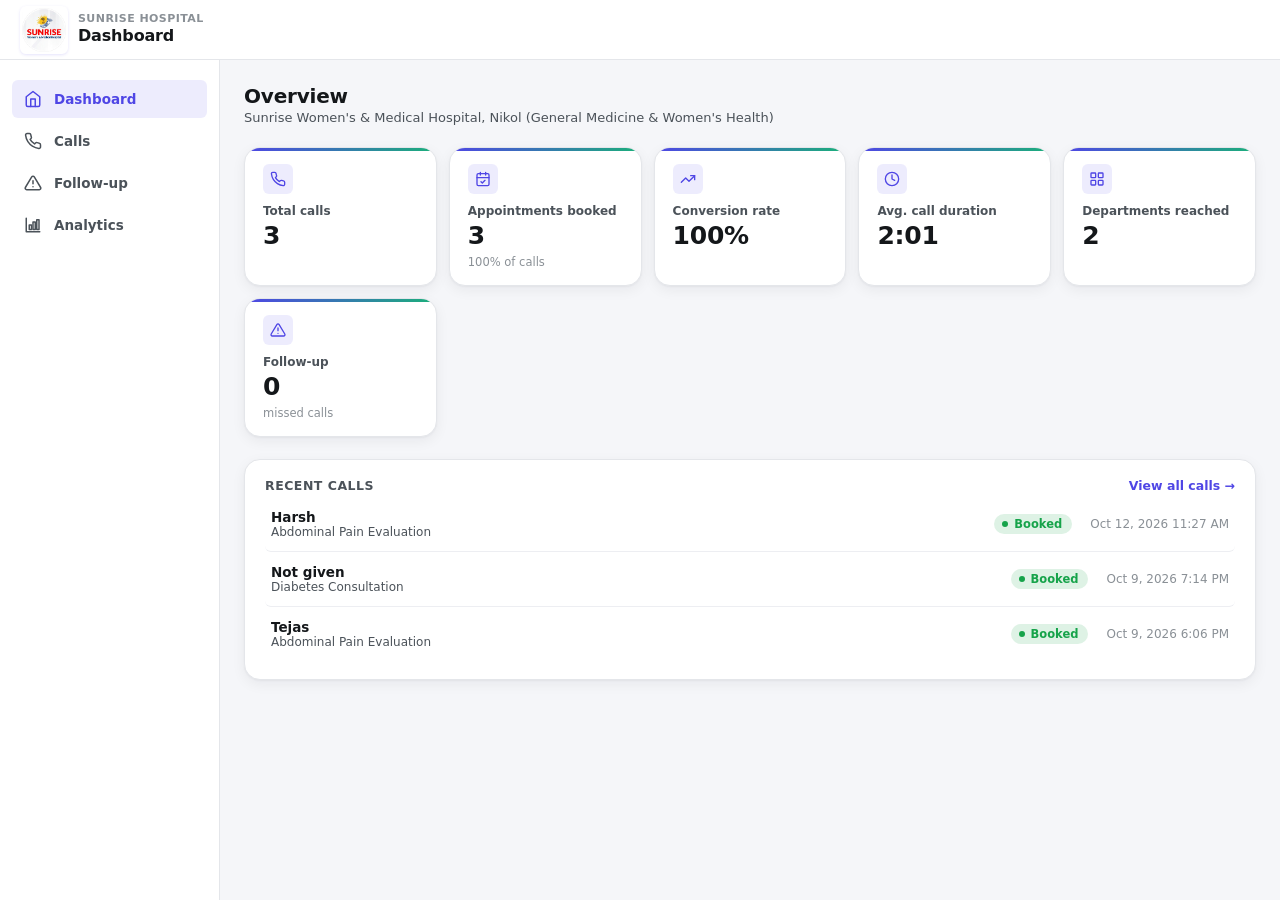
<file: dashboard/index.html>
<!doctype html>
<html lang="en">
<head>
<meta charset="UTF-8" />
<meta name="viewport" content="width=device-width, initial-scale=1.0" />
<title>Dashboard — Sunrise Hospital Call Analytics</title>
<link rel="stylesheet" href="assets/app.css" />
</head>
<body data-page="dashboard" data-title="Dashboard" data-show-range="false">
<div class="app-shell">
  <div class="body-row">
    <main class="page-content" id="page-content">
      <div class="page-inner">

        <div class="page-header">
          <div>
            <h1>Overview</h1>
            <p>Sunrise Women&#39;s &amp; Medical Hospital, Nikol (General Medicine &amp; Women&#39;s Health)</p>
          </div>
        </div>

        <div class="kpi-row" id="kpi-row"></div>

        <div class="card">
          <div class="section-header">
            <h2 style="margin:0;">Recent calls</h2>
            <a class="view-all" href="calls.html">View all calls →</a>
          </div>
          <div class="recent-list" id="recent-list"></div>
        </div>


      </div>
    </main>
  </div>
</div>

<script src="calls_data.js"></script>
<script src="assets/dashboard-lib.js"></script>
<script src="assets/layout.js"></script>
<script>
(function () {
  const lib = window.DashboardLib;
  const data = (typeof CALLS_DATA !== "undefined") ? CALLS_DATA : [];

  lib.renderKPIs("kpi-row", data);

  const recent = lib.sortByNewest(data).slice(0, 5);
  const list = document.getElementById("recent-list");
  if (!recent.length) {
    list.innerHTML = `<div class="empty-state">${lib.ICONS.search}<div>No calls yet.</div></div>`;
  } else {
    list.innerHTML = recent.map(r => {
      const when = r.call_datetime_display || r.call_date || "—";
      const who = r.caller_name || "Not given";
      const dept = r.department || "—";
      return `
        <a class="recent-item" href="call.html?id=${encodeURIComponent(r.id)}">
          <div class="who">
            <div class="who-text">
              <div class="name">${lib.escapeHtml(who)}</div>
              <div class="meta">${lib.escapeHtml(dept)}</div>
            </div>
          </div>
          <div class="recent-right">
            ${lib.statusBadge(r)}
            <span class="when">${lib.escapeHtml(when)}</span>
          </div>
        </a>
      `;
    }).join("");
  }
})();
</script>
</body>
</html>
</file>
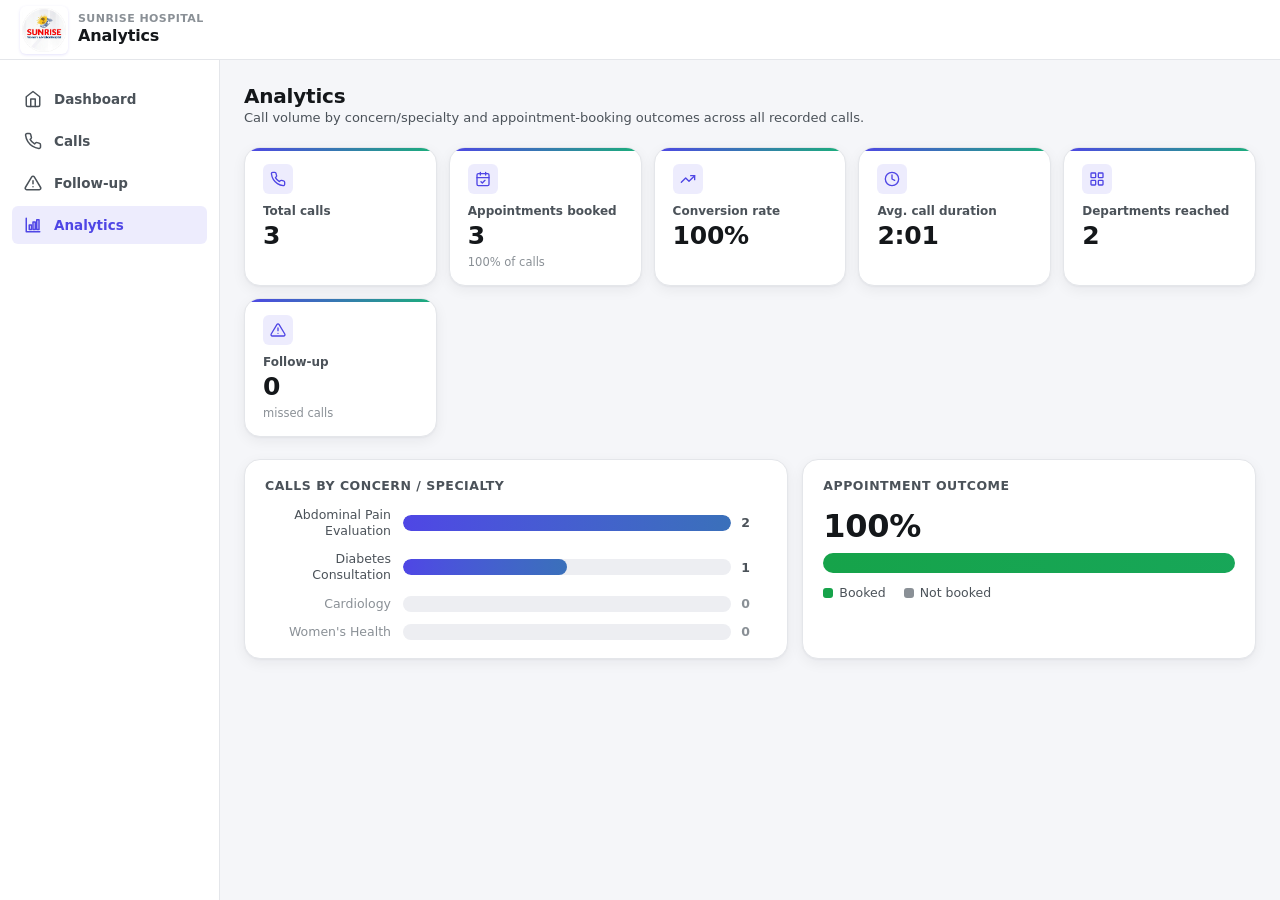
<file: dashboard/analytics.html>
<!doctype html>
<html lang="en">
<head>
<meta charset="UTF-8" />
<meta name="viewport" content="width=device-width, initial-scale=1.0" />
<title>Analytics — Sunrise Hospital Call Analytics</title>
<link rel="stylesheet" href="assets/app.css" />
</head>
<body data-page="analytics" data-title="Analytics" data-show-range="false">
<div class="app-shell">
  <div class="body-row">
    <main class="page-content" id="page-content">
      <div class="page-inner">

        <div class="page-header">
          <div>
            <h1>Analytics</h1>
            <p>Call volume by concern/specialty and appointment-booking outcomes across all recorded calls.</p>
          </div>
        </div>

        <div class="kpi-row" id="kpi-row"></div>

        <div class="chart-row">
          <div class="card">
            <h2>Calls by concern / specialty</h2>
            <div id="dept-chart"></div>
          </div>
          <div class="card">
            <h2>Appointment outcome</h2>
            <div class="outcome-pct" id="outcome-pct">—</div>
            <div class="outcome-bar" id="outcome-bar"></div>
            <div class="legend">
              <span><span class="swatch" style="background:var(--status-good)"></span>Booked</span>
              <span><span class="swatch" style="background:var(--muted)"></span>Not booked</span>
            </div>
          </div>
        </div>


      </div>
    </main>
  </div>
</div>

<script src="calls_data.js"></script>
<script src="assets/dashboard-lib.js"></script>
<script src="assets/layout.js"></script>
<script>
(function () {
  const lib = window.DashboardLib;
  const data = (typeof CALLS_DATA !== "undefined") ? CALLS_DATA : [];

  lib.renderKPIs("kpi-row", data);
  lib.renderDeptChart("dept-chart", data);
  lib.renderOutcome("outcome-pct", "outcome-bar", data);
})();
</script>
</body>
</html>
</file>
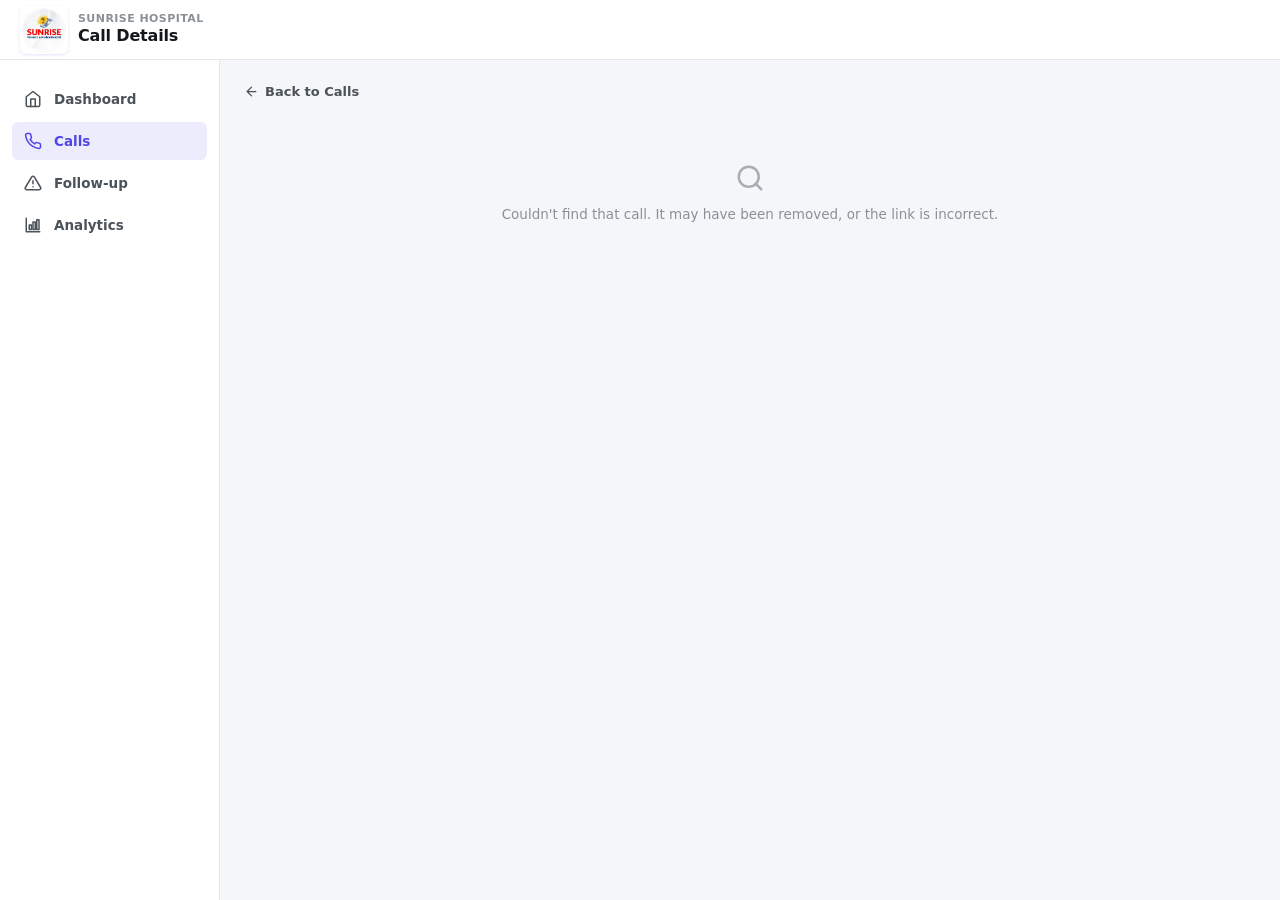
<file: dashboard/call.html>
<!doctype html>
<html lang="en">
<head>
<meta charset="UTF-8" />
<meta name="viewport" content="width=device-width, initial-scale=1.0" />
<title>Call Details — Sunrise Hospital Call Analytics</title>
<link rel="stylesheet" href="assets/app.css" />
</head>
<body data-page="call" data-title="Call Details" data-show-range="false">
<div class="app-shell">
  <div class="body-row">
    <main class="page-content" id="page-content">
      <div class="page-inner">

        <a class="back-link" href="calls.html" id="back-link"></a>

        <div id="call-header" class="page-header" style="display:none;">
          <div>
            <h1 id="call-title">Call details</h1>
            <p id="call-subtitle"></p>
          </div>
          <span id="call-badge-slot"></span>
        </div>

        <div class="card" id="call-card" style="display:none;"></div>

        <div class="empty-state" id="not-found" style="display:none;">
          <span id="not-found-icon-slot"></span>
          <div>Couldn't find that call. It may have been removed, or the link is incorrect.</div>
        </div>

      </div>
    </main>
  </div>
</div>

<script src="calls_data.js"></script>
<script src="assets/dashboard-lib.js"></script>
<script src="assets/layout.js"></script>
<script>
(function () {
  const lib = window.DashboardLib;
  const data = (typeof CALLS_DATA !== "undefined") ? CALLS_DATA : [];

  document.getElementById("back-link").innerHTML = lib.ICONS.arrowLeft + "<span>Back to Calls</span>";

  const params = new URLSearchParams(window.location.search);
  const id = params.get("id");
  const record = id ? data.find(r => r.id === id) : null;

  if (!record) {
    document.getElementById("not-found-icon-slot").outerHTML = lib.ICONS.search;
    document.getElementById("not-found").style.display = "block";
    return;
  }

  document.title = (record.caller_name || "Call") + " — Call Details — Sunrise Hospital Call Analytics";
  document.getElementById("call-header").style.display = "flex";
  document.getElementById("call-title").textContent = record.caller_name || "Caller not given";
  document.getElementById("call-subtitle").textContent =
    [record.call_datetime_display || record.call_date, record.department, record.phone].filter(Boolean).join(" · ");
  document.getElementById("call-badge-slot").innerHTML = lib.statusBadge(record);

  const card = document.getElementById("call-card");
  card.style.display = "block";
  card.innerHTML = lib.renderDetail(record);
  lib.wireTranscriptToggle(card);
})();
</script>
</body>
</html>
</file>
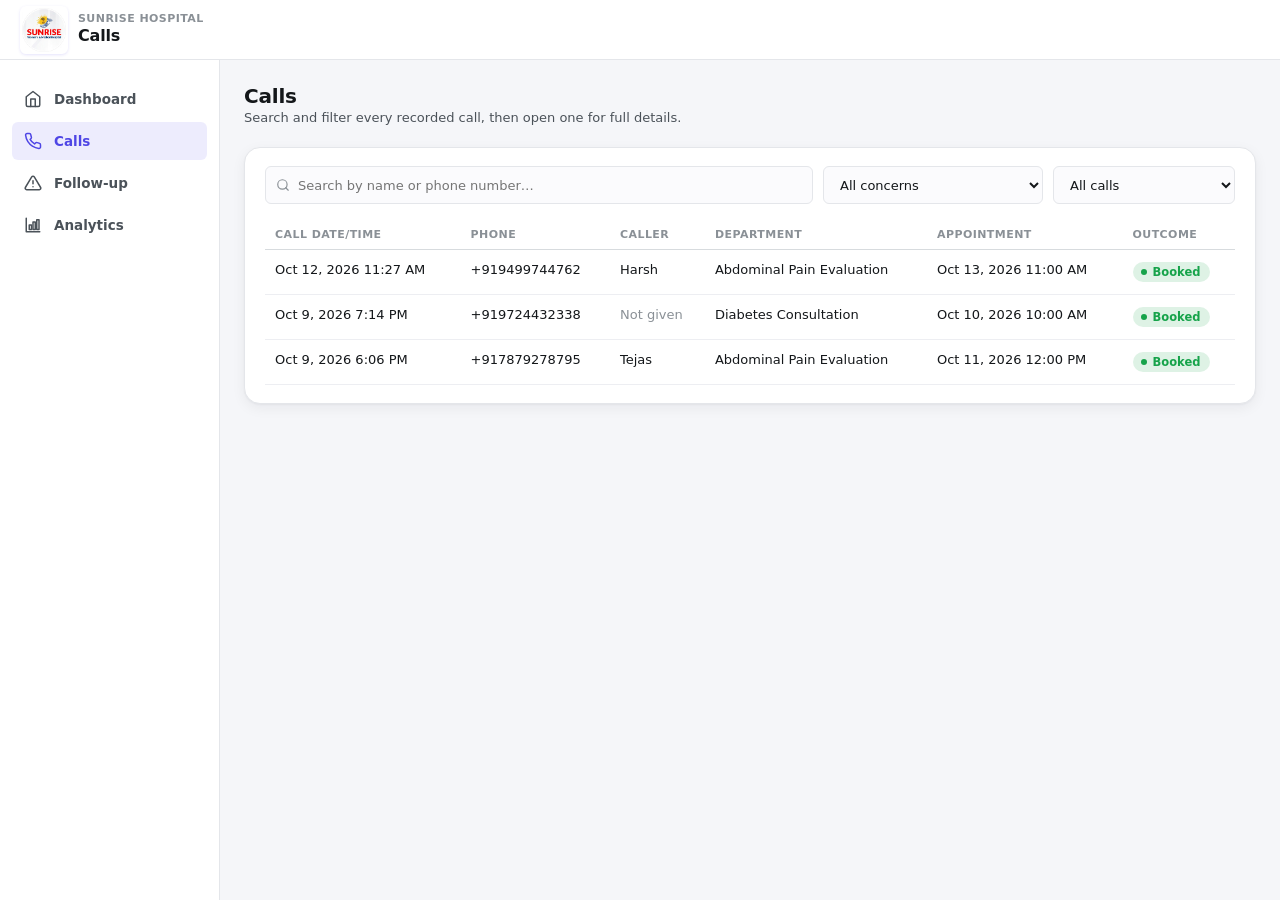
<file: dashboard/calls.html>
<!doctype html>
<html lang="en">
<head>
<meta charset="UTF-8" />
<meta name="viewport" content="width=device-width, initial-scale=1.0" />
<title>Calls — Sunrise Hospital Call Analytics</title>
<link rel="stylesheet" href="assets/app.css" />
</head>
<body data-page="calls" data-title="Calls" data-show-range="false">
<div class="app-shell">
  <div class="body-row">
    <main class="page-content" id="page-content">
      <div class="page-inner">

        <div class="page-header">
          <div>
            <h1>Calls</h1>
            <p>Search and filter every recorded call, then open one for full details.</p>
          </div>
        </div>

        <div class="card">
          <div class="filters">
            <div class="field search">
              <span aria-hidden="true" id="search-icon-slot"></span>
              <input id="search" type="text" placeholder="Search by name or phone number…" aria-label="Search by name or phone number" />
            </div>
            <select id="dept-filter" aria-label="Filter by concern / specialty"><option value="">All concerns</option></select>
            <select id="appt-filter" aria-label="Filter by appointment status">
              <option value="">All calls</option>
              <option value="booked">Appointment booked</option>
              <option value="pending">No appointment</option>
              <option value="missed">Missed</option>
            </select>
          </div>
          <div class="table-scroll">
            <table>
              <thead>
                <tr>
                  <th>Call date/time</th>
                  <th>Phone</th>
                  <th>Caller</th>
                  <th>Department</th>
                  <th>Appointment</th>
                  <th>Outcome</th>
                </tr>
              </thead>
              <tbody id="calls-tbody"></tbody>
            </table>
          </div>
          <div class="empty-state" id="empty-state" style="display:none;">
            <span id="empty-icon-slot"></span>
            <div>No calls match these filters.</div>
          </div>
        </div>


      </div>
    </main>
  </div>
</div>

<script src="calls_data.js"></script>
<script src="assets/dashboard-lib.js"></script>
<script src="assets/layout.js"></script>
<script>
(function () {
  const lib = window.DashboardLib;
  const data = (typeof CALLS_DATA !== "undefined") ? CALLS_DATA : [];

  document.getElementById("search-icon-slot").outerHTML = lib.ICONS.search;
  document.getElementById("empty-icon-slot").outerHTML = lib.ICONS.search;

  lib.populateDeptFilter("dept-filter", data);

  const searchParams = new URLSearchParams(window.location.search);
  const initialStatus = searchParams.get("status");
  const isFollowUpView = searchParams.get("view") === "followup";

  if (isFollowUpView) {
    document.getElementById("appt-filter").value = "missed";
  } else if (initialStatus === "missed" || initialStatus === "booked" || initialStatus === "pending") {
    document.getElementById("appt-filter").value = initialStatus;
  }

  if (isFollowUpView) {
    document.title = "Follow-up — Sunrise Hospital Call Analytics";
    const h1 = document.querySelector(".page-header h1");
    if (h1) h1.textContent = "Follow-up";
    const subtitle = document.querySelector(".page-header p");
    if (subtitle) subtitle.textContent = "Missed calls that need a follow-up.";
    document.getElementById("appt-filter").style.display = "none";
  }

  function detailsUrlFor(r) {
    return "call.html?id=" + encodeURIComponent(r.id);
  }

  function applyFilters() {
    const q = document.getElementById("search").value.trim().toLowerCase();
    const dept = document.getElementById("dept-filter").value;
    const appt = document.getElementById("appt-filter").value;

    let rows = data.filter(r => {
      if (q) {
        const hay = `${r.caller_name || ""} ${r.patient_name || ""} ${r.phone || ""}`.toLowerCase();
        if (!hay.includes(q)) return false;
      }
      if (dept && r.department !== dept) return false;
      if (appt === "booked" && !r.appointment_booked) return false;
      if (appt === "pending" && (r.appointment_booked || r.call_status === "missed")) return false;
      if (appt === "missed" && r.call_status !== "missed") return false;
      return true;
    });
    lib.renderTable("calls-tbody", "empty-state", lib.sortByNewest(rows), detailsUrlFor);
  }

  document.getElementById("search").addEventListener("input", applyFilters);
  document.getElementById("dept-filter").addEventListener("change", applyFilters);
  document.getElementById("appt-filter").addEventListener("change", applyFilters);

  applyFilters();
})();
</script>
</body>
</html>
</file>
<file: dashboard/assets/app.css>
/* Shared styles for all dashboard pages. Deliberately a single formal
   light theme — white cards on a soft neutral page, no dark-mode switch. */
:root {
  color-scheme: light;
  --page:           #f5f6f9;
  --surface-1:      #ffffff;
  --surface-2:      #fbfbfd;
  --text-primary:   #14171a;
  --text-secondary: #4b5259;
  --muted:          #8a9096;
  --gridline:       #edeef2;
  --baseline:       #d7dbde;
  --border:         #e4e6ea;

  --accent:         #4f46e5; /* indigo — AI/voice identity */
  --accent-dark:    #3f37c9;
  --accent-soft:    color-mix(in srgb, var(--accent) 10%, transparent);
  --accent-soft-2:  color-mix(in srgb, var(--accent) 6%, transparent);

  --series-1:       #4f46e5;
  --series-2:       #eb6834;
  --series-3:       #1baf7a;
  --status-good:    #16a34a;
  --status-good-soft: color-mix(in srgb, var(--status-good) 14%, transparent);
  --status-warning: #f59e0b;
  --status-critical:#dc2626;
  --status-critical-soft: color-mix(in srgb, var(--status-critical) 12%, transparent);
  --chip-bg:        #f1f2f8;

  --radius-sm: 6px;
  --radius-md: 10px;
  --radius-lg: 16px;

  --shadow-sm: 0 1px 2px rgba(16, 24, 32, 0.04);
  --shadow-md: 0 1px 2px rgba(16, 24, 32, 0.04), 0 4px 14px rgba(16, 24, 32, 0.06);
  --shadow-lg: 0 2px 4px rgba(16, 24, 32, 0.05), 0 12px 28px rgba(16, 24, 32, 0.08);
  --card-shadow: var(--shadow-md);

  --sidebar-w: 220px;
  --topbar-h: 60px;
}

* { box-sizing: border-box; }
html, body { height: 100%; }
body {
  margin: 0;
  font-family: system-ui, -apple-system, "Segoe UI", sans-serif;
  background: var(--page);
  color: var(--text-primary);
  -webkit-font-smoothing: antialiased;
}
a { color: var(--accent); }
button { font-family: inherit; }
:focus-visible { outline: 2px solid var(--accent); outline-offset: 2px; border-radius: 4px; }

/* ================= App shell (sidebar + topbar) ================= */
.app-shell { min-height: 100vh; display: flex; flex-direction: column; }

.topbar {
  height: var(--topbar-h); flex: 0 0 auto; display: flex; align-items: center; gap: 14px;
  padding: 0 20px; background: var(--surface-1); border-bottom: 1px solid var(--border);
  position: sticky; top: 0; z-index: 30;
}
.icon-btn {
  display: inline-flex; align-items: center; justify-content: center; width: 34px; height: 34px;
  border-radius: var(--radius-sm); border: 1px solid transparent; background: transparent; color: var(--text-secondary);
  cursor: pointer; transition: background 0.12s ease, color 0.12s ease; flex: 0 0 auto;
}
.icon-btn svg { width: 18px; height: 18px; }
.icon-btn:hover { background: var(--accent-soft-2); color: var(--text-primary); }
.topbar .menu-btn { display: none; }
.topbar .brand { display: flex; align-items: center; gap: 10px; min-width: 0; }
.topbar .brand-mark {
  flex: 0 0 auto; width: 48px; height: 48px; border-radius: var(--radius-sm);
  background: #fff; color: #fff; padding: 2px;
  display: flex; align-items: center; justify-content: center; overflow: hidden;
  box-shadow: 0 1px 3px color-mix(in srgb, var(--accent) 15%, transparent);
}
.topbar .brand-mark svg { width: 16px; height: 16px; }
.topbar .brand-mark img { width: 100%; height: 100%; object-fit: contain; }
.topbar .brand-text { min-width: 0; }
.topbar .brand-name { font-size: 11px; font-weight: 700; color: var(--muted); text-transform: uppercase; letter-spacing: 0.04em; line-height: 1.3; }
.topbar .page-title { font-size: 16px; font-weight: 700; letter-spacing: -0.01em; line-height: 1.3; white-space: nowrap; overflow: hidden; text-overflow: ellipsis; }
.topbar .spacer { flex: 1 1 auto; }
.range-chip {
  display: inline-flex; align-items: center; gap: 6px; background: var(--surface-2); border: 1px solid var(--border);
  border-radius: 999px; padding: 7px 14px; font-size: 12.5px; font-weight: 600; color: var(--text-secondary); white-space: nowrap;
}
.range-chip svg { width: 14px; height: 14px; color: var(--muted); flex: 0 0 auto; }

.body-row { flex: 1 1 auto; display: flex; min-height: 0; position: relative; }

.sidebar {
  position: relative;
  flex: 0 0 var(--sidebar-w); width: var(--sidebar-w); background: var(--surface-1); border-right: 1px solid var(--border);
  display: flex; flex-direction: column; padding: 16px 12px;
}
.sidebar nav { display: flex; flex-direction: column; gap: 4px; flex: 1 1 auto; margin-top: 4px; }
.sidebar .nav-link {
  display: flex; align-items: center; gap: 12px; padding: 10px 12px; border-radius: var(--radius-sm);
  color: var(--text-secondary); text-decoration: none; font-size: 13.5px; font-weight: 600;
  transition: background 0.12s ease, color 0.12s ease; white-space: nowrap; overflow: hidden;
}
.sidebar .nav-link .nav-icon { flex: 0 0 auto; width: 18px; height: 18px; display: flex; }
.sidebar .nav-link .nav-icon svg { width: 18px; height: 18px; }
.sidebar .nav-link:hover { background: var(--accent-soft-2); color: var(--text-primary); }
.sidebar .nav-link.active { background: var(--accent-soft); color: var(--accent); }

.sidebar-backdrop {
  position: fixed; inset: 0; background: rgba(20, 23, 26, 0.45); z-index: 35; opacity: 0; pointer-events: none;
  transition: opacity 0.18s ease;
}
.sidebar-backdrop.visible { opacity: 1; pointer-events: auto; }

main.page-content { flex: 1 1 auto; min-width: 0; padding: 24px 24px 64px; }
.page-inner { max-width: 1180px; margin: 0 auto; }

@media (max-width: 880px) {
  .topbar .menu-btn { display: inline-flex; }
  .sidebar {
    position: fixed; top: 0; left: 0; bottom: 0; z-index: 40; width: 240px; flex-basis: 240px;
    transform: translateX(-100%); box-shadow: var(--shadow-lg);
  }
  .sidebar.mobile-open { transform: translateX(0); }
  main.page-content { padding: 18px 16px 48px; }
}

/* ================= Page header (per-page intro line) ================= */
.page-header { display: flex; align-items: flex-end; justify-content: space-between; gap: 16px; margin-bottom: 22px; flex-wrap: wrap; }
.page-header h1 { font-size: 20px; font-weight: 700; margin: 0 0 2px; letter-spacing: -0.01em; }
.page-header p { margin: 0; color: var(--text-secondary); font-size: 13px; }

/* ================= KPI tiles ================= */
.kpi-row { display: grid; grid-template-columns: repeat(auto-fit, minmax(170px, 1fr)); gap: 12px; margin-bottom: 22px; }
.kpi-tile {
  position: relative; overflow: hidden;
  background: var(--surface-1); border: 1px solid var(--border); border-radius: var(--radius-lg);
  padding: 16px 18px; box-shadow: var(--card-shadow);
  transition: box-shadow 0.15s ease, transform 0.15s ease;
}
.kpi-tile:hover { box-shadow: var(--shadow-lg); transform: translateY(-1px); }
.kpi-tile-link { cursor: pointer; }
.kpi-tile-link:hover { border-color: var(--accent); }
.kpi-tile-link:focus-visible { outline: 2px solid var(--accent); outline-offset: 2px; }
.kpi-tile::before {
  content: ""; position: absolute; inset: 0 0 auto 0; height: 3px;
  background: linear-gradient(90deg, var(--accent), var(--series-3));
}
.kpi-tile .icon {
  width: 30px; height: 30px; border-radius: var(--radius-sm); margin-bottom: 10px;
  background: var(--accent-soft); color: var(--accent);
  display: flex; align-items: center; justify-content: center;
}
.kpi-tile .icon svg { width: 16px; height: 16px; }
.kpi-tile .label { font-size: 12px; color: var(--text-secondary); margin-bottom: 4px; font-weight: 600; }
.kpi-tile .value { font-size: 25px; font-weight: 700; line-height: 1.15; letter-spacing: -0.01em; }
.kpi-tile .sub { font-size: 11.5px; color: var(--muted); margin-top: 4px; }

/* ================= Chart row / cards ================= */
.chart-row { display: grid; grid-template-columns: 1.2fr 1fr; gap: 14px; margin-bottom: 22px; align-items: stretch; }
@media (max-width: 820px) { .chart-row { grid-template-columns: 1fr; } }
.card {
  background: var(--surface-1); border: 1px solid var(--border); border-radius: var(--radius-lg);
  padding: 18px 20px; box-shadow: var(--card-shadow); margin-bottom: 22px;
}
.card:last-child { margin-bottom: 0; }
.chart-row .card { margin-bottom: 0; }
.card h2 {
  font-size: 12.5px; font-weight: 700; margin: 0 0 14px; color: var(--text-secondary);
  text-transform: uppercase; letter-spacing: 0.04em;
}

.bar-row { display: flex; align-items: center; gap: 10px; margin-bottom: 12px; position: relative; }
.bar-row:last-child { margin-bottom: 0; }
.bar-row .bar-label {
  width: 128px; flex: 0 0 128px; font-size: 12.5px; color: var(--text-secondary);
  text-align: right; padding-right: 2px; line-height: 1.3;
}
.bar-track { flex: 1; height: 16px; background: var(--gridline); border-radius: 999px; overflow: hidden; }
.bar-fill {
  height: 100%; border-radius: 999px; min-width: 6px;
  background: linear-gradient(90deg, var(--accent), color-mix(in srgb, var(--accent) 60%, var(--series-3)));
  transition: width 0.5s cubic-bezier(0.22, 1, 0.36, 1);
}
.bar-count { width: 26px; flex: 0 0 26px; font-size: 12.5px; color: var(--text-secondary); font-variant-numeric: tabular-nums; font-weight: 600; }

.outcome-bar { height: 20px; border-radius: 999px; overflow: hidden; display: flex; background: var(--gridline); margin-bottom: 12px; }
.outcome-seg { height: 100%; transition: width 0.5s cubic-bezier(0.22, 1, 0.36, 1); }
.outcome-seg.booked { background: linear-gradient(90deg, var(--status-good), color-mix(in srgb, var(--status-good) 70%, var(--series-3))); }
.outcome-seg.pending { background: var(--muted); opacity: 0.55; }
.legend { display: flex; gap: 18px; font-size: 12.5px; color: var(--text-secondary); flex-wrap: wrap; }
.legend .swatch { width: 10px; height: 10px; border-radius: 3px; display: inline-block; margin-right: 6px; vertical-align: middle; }
.outcome-pct { font-size: 32px; font-weight: 700; margin: 2px 0 8px; letter-spacing: -0.01em; }

/* ================= Filters ================= */
.filters { display: flex; gap: 10px; flex-wrap: wrap; margin-bottom: 16px; }
.filters .field { position: relative; }
.filters input, .filters select {
  background: var(--surface-2); border: 1px solid var(--border); color: var(--text-primary);
  border-radius: var(--radius-sm); padding: 9px 12px; font-size: 13px; font-family: inherit;
  height: 38px; transition: border-color 0.15s ease, background 0.15s ease;
}
.filters input:hover, .filters select:hover { border-color: var(--muted); }
.filters input:focus, .filters select:focus { background: var(--surface-1); border-color: var(--accent); }
.filters .field.search { flex: 1; min-width: 220px; }
.filters .field.search svg {
  position: absolute; left: 11px; top: 50%; transform: translateY(-50%);
  width: 14px; height: 14px; color: var(--muted); pointer-events: none;
}
.filters .field.search input { width: 100%; padding-left: 32px; }
.filters select { cursor: pointer; }

/* ================= Table ================= */
.table-scroll { overflow-x: auto; }
table { width: 100%; border-collapse: collapse; font-size: 13px; }
thead th {
  text-align: left; font-size: 11px; text-transform: uppercase; letter-spacing: 0.04em;
  color: var(--muted); font-weight: 700; padding: 8px 10px; border-bottom: 1px solid var(--baseline);
  white-space: nowrap;
}
tbody td { padding: 12px 10px; border-bottom: 1px solid var(--gridline); vertical-align: top; }
tbody tr.call-row { cursor: pointer; transition: background 0.12s ease; }
tbody tr.call-row:hover { background: var(--accent-soft-2); }
tbody tr.call-row:focus-visible { outline-offset: -2px; }
.phone-cell { font-variant-numeric: tabular-nums; }
.badge {
  display: inline-flex; align-items: center; gap: 6px; padding: 3px 10px 3px 8px;
  border-radius: 999px; font-size: 11.5px; font-weight: 700;
}
.badge .dot { width: 6px; height: 6px; border-radius: 50%; flex: 0 0 auto; }
.badge.booked { background: var(--status-good-soft); color: var(--status-good); }
.badge.booked .dot { background: var(--status-good); }
.badge.pending { background: var(--chip-bg); color: var(--text-secondary); }
.badge.pending .dot { background: var(--muted); }
.badge.missed { background: color-mix(in srgb, var(--status-warning) 16%, transparent); color: var(--status-warning); }
.badge.missed .dot { background: var(--status-warning); }
.muted-cell { color: var(--muted); }

/* ================= Call detail content (used inline or standalone) ================= */
.detail-panel { padding: 0; }
.detail-grid { display: grid; grid-template-columns: 1fr 1fr; gap: 22px; }
@media (max-width: 700px) { .detail-grid { grid-template-columns: 1fr; } }
.detail-grid h3 { font-size: 11px; text-transform: uppercase; letter-spacing: 0.04em; color: var(--muted); margin: 0 0 8px; font-weight: 700; }
.detail-grid h3:not(:first-child) { margin-top: 16px; }
.detail-grid p { margin: 0 0 4px; color: var(--text-secondary); line-height: 1.55; }
.chips { display: flex; flex-wrap: wrap; gap: 6px; margin-bottom: 4px; }
.chip { background: var(--chip-bg); color: var(--text-secondary); font-size: 12px; font-weight: 600; padding: 4px 10px; border-radius: 999px; }
audio { width: 100%; height: 36px; margin-top: 4px; accent-color: var(--accent); }
a.transcript-link { font-size: 12.5px; color: var(--accent); text-decoration: none; font-weight: 600; }
a.transcript-link:hover { text-decoration: underline; }
button.transcript-toggle {
  display: inline-flex; align-items: center; gap: 6px;
  font-size: 12.5px; font-weight: 600; font-family: inherit; color: var(--accent); background: var(--surface-1);
  border: 1px solid var(--border); border-radius: var(--radius-sm); padding: 7px 12px; cursor: pointer;
  transition: background 0.15s ease, border-color 0.15s ease;
}
button.transcript-toggle svg { width: 12px; height: 12px; transition: transform 0.15s ease; }
button.transcript-toggle[aria-expanded="true"] svg { transform: rotate(180deg); }
button.transcript-toggle:hover { background: var(--accent-soft-2); border-color: var(--accent); }
pre.transcript-pane {
  margin: 10px 0 0; max-height: 340px; overflow-y: auto; white-space: pre-wrap; word-break: break-word;
  background: var(--surface-1); border: 1px solid var(--border); border-radius: var(--radius-sm); padding: 12px 14px;
  font-size: 12px; line-height: 1.6; color: var(--text-secondary); font-family: inherit;
}
pre.transcript-pane.is-error {
  display: flex; align-items: flex-start; gap: 8px;
  background: var(--status-critical-soft); border-color: color-mix(in srgb, var(--status-critical) 30%, var(--border));
  color: var(--status-critical); white-space: normal;
}
pre.transcript-pane.is-error svg { width: 15px; height: 15px; flex: 0 0 auto; margin-top: 1px; }

/* ================= Back link (Call Details page) ================= */
.back-link {
  display: inline-flex; align-items: center; gap: 6px; font-size: 13px; font-weight: 600;
  color: var(--text-secondary); text-decoration: none; margin-bottom: 16px;
}
.back-link svg { width: 15px; height: 15px; }
.back-link:hover { color: var(--accent); }

/* ================= Recent calls (Dashboard) ================= */
.section-header { display: flex; align-items: center; justify-content: space-between; margin-bottom: 4px; }
.section-header .view-all { font-size: 12.5px; font-weight: 600; color: var(--accent); text-decoration: none; }
.section-header .view-all:hover { text-decoration: underline; }
.recent-list { display: flex; flex-direction: column; }
.recent-item {
  display: flex; align-items: center; justify-content: space-between; gap: 14px; padding: 12px 6px;
  border-bottom: 1px solid var(--gridline); text-decoration: none; color: inherit; border-radius: var(--radius-sm);
  transition: background 0.12s ease;
}
.recent-item:last-child { border-bottom: none; }
.recent-item:hover { background: var(--accent-soft-2); }
.recent-item .who { display: flex; align-items: center; gap: 10px; min-width: 0; }
.recent-item .who-text { min-width: 0; }
.recent-item .name { font-weight: 600; font-size: 13.5px; white-space: nowrap; overflow: hidden; text-overflow: ellipsis; }
.recent-item .meta { font-size: 12px; color: var(--text-secondary); white-space: nowrap; overflow: hidden; text-overflow: ellipsis; }
.recent-item .when { font-size: 12px; color: var(--muted); white-space: nowrap; flex: 0 0 auto; margin-left: 8px; }
.recent-item .recent-right { display: flex; align-items: center; gap: 10px; flex: 0 0 auto; }

/* ================= Empty / not-found states ================= */
.empty-state { text-align: center; padding: 48px 0; color: var(--muted); font-size: 13.5px; }
.empty-state svg { width: 30px; height: 30px; margin-bottom: 10px; color: var(--muted); opacity: 0.7; }

/* ================= Footer ================= */
footer.note { margin-top: 8px; font-size: 12px; color: var(--muted); text-align: center; line-height: 1.6; }
footer.note code { background: var(--chip-bg); padding: 1px 5px; border-radius: 4px; font-size: 11.5px; }

/* ================= Responsive: table becomes a card list ================= */
@media (max-width: 700px) {
  .filters .field.search { flex-basis: 100%; }
  .table-scroll { overflow-x: visible; }
  table, tbody, tbody tr.call-row { display: block; width: 100%; }
  thead { display: none; }
  tbody tr.call-row {
    border: 1px solid var(--border); border-radius: var(--radius-md); margin-bottom: 10px;
    padding: 4px 4px; box-shadow: var(--shadow-sm);
  }
  tbody tr.call-row:hover { background: var(--surface-1); }
  tbody td {
    display: flex; justify-content: space-between; align-items: center; gap: 12px;
    padding: 9px 12px; border-bottom: 1px solid var(--gridline); text-align: right;
  }
  tbody td:last-child { border-bottom: none; }
  tbody td::before {
    content: attr(data-label); font-size: 11px; font-weight: 700; text-transform: uppercase;
    letter-spacing: 0.03em; color: var(--muted); text-align: left; flex: 0 0 auto;
  }
}
</file>
